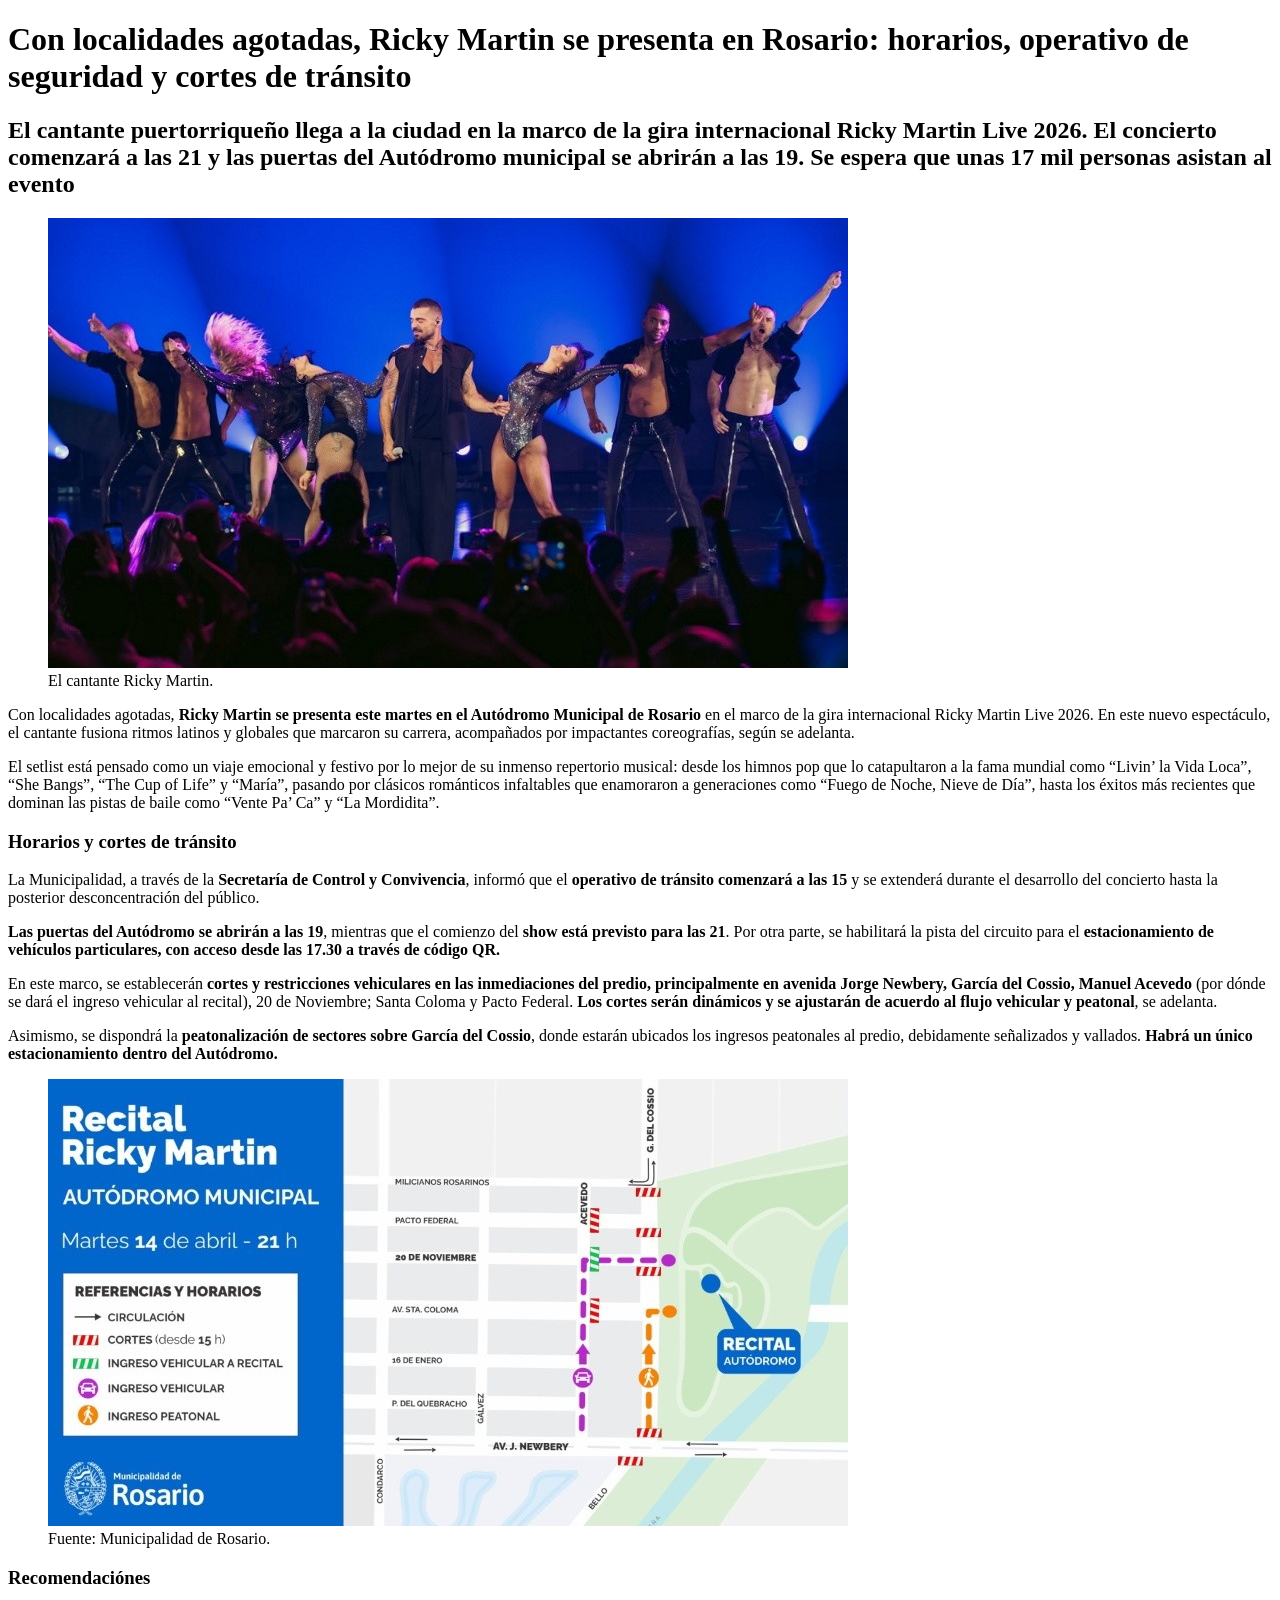
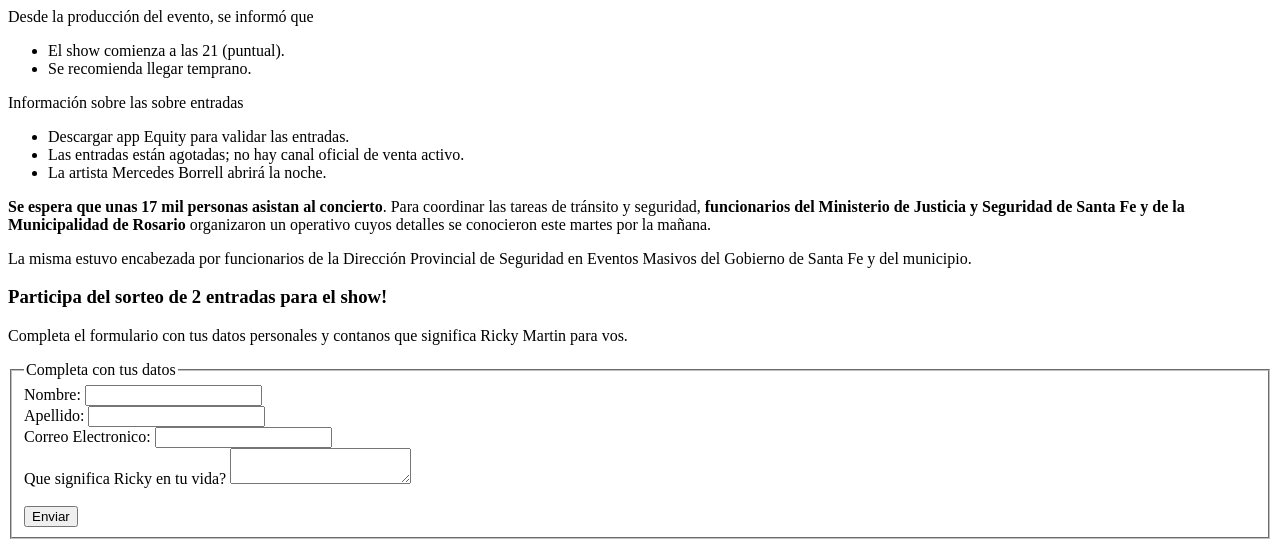
<file: index.html>
<!DOCTYPE html>
<html lang="en">
<head>
    <meta charset="UTF-8">
    <meta name="viewport" content="width=device-width, initial-scale=1.0">
    <title>DAW 2026</title>
</head>
<body>
    <h1>Con localidades agotadas, Ricky Martin se presenta en Rosario: horarios, operativo de seguridad y cortes de tránsito</h1>
    <h2>El cantante puertorriqueño llega a la ciudad en la marco de la gira internacional Ricky Martin Live 2026. El concierto comenzará a las 21 y las puertas del Autódromo municipal se abrirán a las 19. Se espera que unas 17 mil personas asistan al evento</h3>
    <figure>
        <img src="ricky_martin.jpg_1797588627 (1).jpg" alt="Ricky Martin en un concierto">
        <figcaption>El cantante Ricky Martin.</figcaption>
    </figure>
    <section>
        <p>Con localidades agotadas, <strong>Ricky Martin se presenta este martes en el Autódromo Municipal de Rosario</strong> en el marco de la gira internacional Ricky Martin Live 2026. En este nuevo espectáculo, el cantante fusiona ritmos latinos y globales que marcaron su carrera, acompañados por impactantes coreografías, según se adelanta.</p>
        <p>El setlist está pensado como un viaje emocional y festivo por lo mejor de su inmenso repertorio musical: desde los himnos pop que lo catapultaron a la fama mundial como “Livin’ la Vida Loca”, “She Bangs”, “The Cup of Life” y “María”, pasando por clásicos románticos infaltables que enamoraron a generaciones como “Fuego de Noche, Nieve de Día”, hasta los éxitos más recientes que dominan las pistas de baile como “Vente Pa’ Ca” y “La Mordidita”.</p>
    </section>
    <section>
        <h3>Horarios y cortes de tránsito</h3>
        <p>La Municipalidad, a través de la <strong>Secretaría de Control y Convivencia</strong>, informó que el <strong>operativo de tránsito comenzará a las 15</strong> y se extenderá durante el desarrollo del concierto hasta la posterior desconcentración del público.</p>
        <p><strong>Las puertas del Autódromo se abrirán a las 19</strong>, mientras que el comienzo del <strong>show está previsto para las 21</strong>. Por otra parte, se habilitará la pista del circuito para el <strong>estacionamiento de vehículos particulares, con acceso desde las 17.30 a través de código QR.</strong></p>
        <p>En este marco, se establecerán <strong>cortes y restricciones vehiculares en las inmediaciones del predio, principalmente en avenida Jorge Newbery, García del Cossio, Manuel Acevedo</strong> (por dónde se dará el ingreso vehicular al recital), 20 de Noviembre; Santa Coloma y Pacto Federal. <strong>Los cortes serán dinámicos y se ajustarán de acuerdo al flujo vehicular y peatonal</strong>, se adelanta.</p>
    </section>
    <p>Asimismo, se dispondrá la <strong>peatonalización de sectores sobre García del Cossio</strong>, donde estarán ubicados los ingresos peatonales al predio, debidamente señalizados y vallados. <strong>Habrá un único estacionamiento dentro del Autódromo.</strong></p>
    <figure>
        <img src="transito.jpg_697158932.jpg" alt="Mapa de cortes de tránsito en Rosario por el concierto de Ricky Martin">
        <figcaption>Fuente: Municipalidad de Rosario.</figcaption>
    </figure>
    <section>
        <h3>Recomendaciónes</h3>
        <p>Desde la producción del evento, se informó que</p>
        <ul>
            <li>El show comienza a las 21 (puntual).</li>
            <li>Se recomienda llegar temprano.</li>
        </ul>

        <p>Información sobre las sobre entradas</p>
        <ul>
            <li>Descargar app Equity para validar las entradas.</li>
            <li>Las entradas están agotadas; no hay canal oficial de venta activo.</li>
            <li>La artista Mercedes Borrell abrirá la noche.</li>
        </ul>
    </section>
    <section>
        <p><strong>Se espera que unas 17 mil personas asistan al concierto</strong>. Para coordinar las tareas de tránsito y seguridad, <strong>funcionarios del Ministerio de Justicia y Seguridad de Santa Fe y de la Municipalidad de Rosario </strong>organizaron un operativo cuyos detalles se conocieron este martes por la mañana.</p>
        <p>La misma estuvo encabezada por funcionarios de la Dirección Provincial de Seguridad en Eventos Masivos del Gobierno de Santa Fe y del municipio.</p>
    </section>
    <div>
        <h3>Participa del sorteo de 2 entradas para el show!</h3>
        <p>Completa el formulario con tus datos personales y contanos que significa Ricky Martin para vos.</p>
        <form>
            <fieldset>
                <legend>Completa con tus datos</legend>

                <label>Nombre:</label>
                <input type="text" id="nombre" name="nombre"/><br>

                <label>Apellido:</label>
                <input type="text" id="apellido" name="apellido"/><br>

                <label>Correo Electronico:</label>
                <input type="email" id="email" name="email"/><br>

                <label>Que significa Ricky en tu vida?</label>
                <textarea id="comentario" name="comentario"></textarea><br><br>
                
                <button type="submit">Enviar</button>
            </fieldset>
        </form>
    </div>
</body>
</html>
</file>
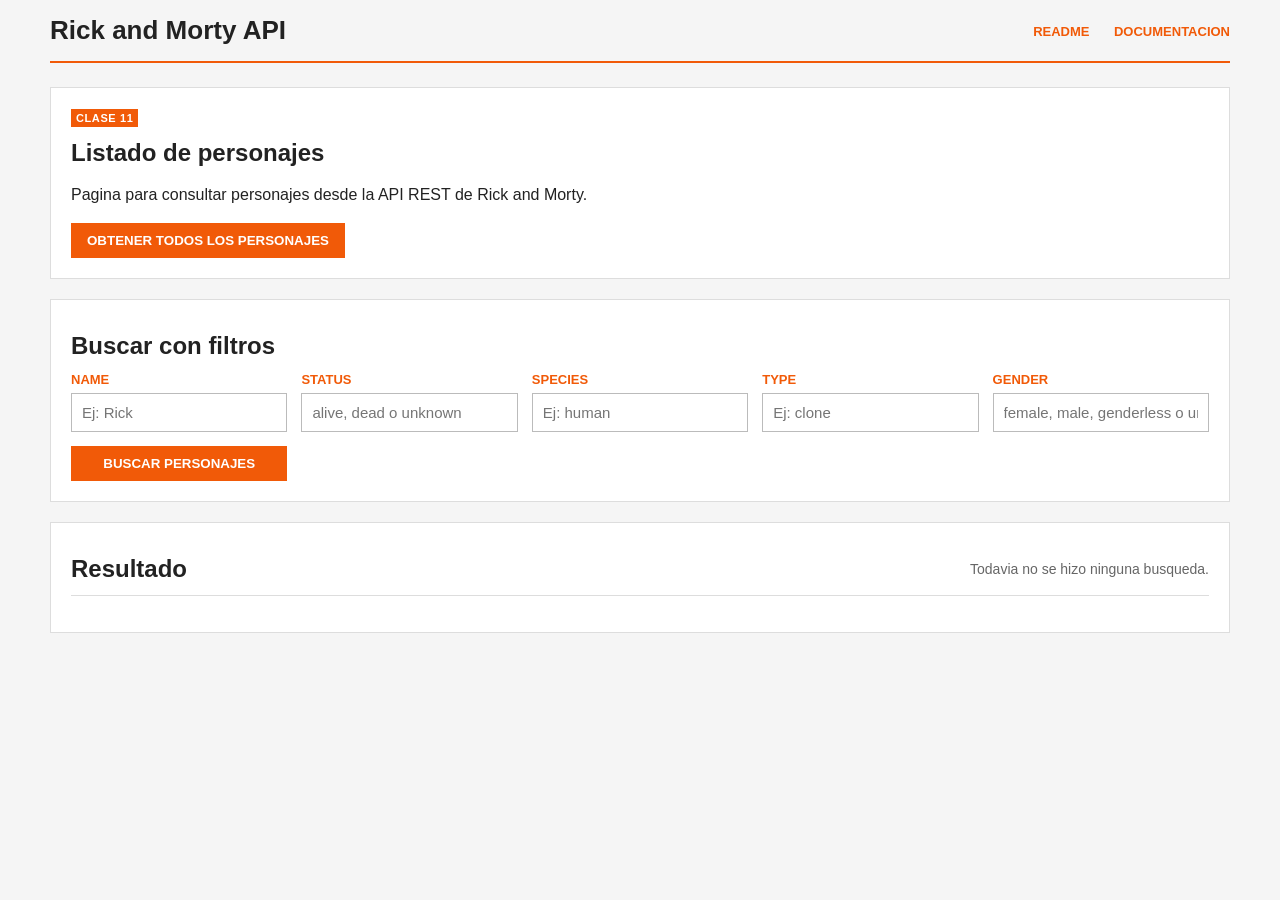
<file: clase11/index.html>
<!DOCTYPE html>
<html lang="es">
<head>
    <meta charset="UTF-8">
    <meta name="viewport" content="width=device-width, initial-scale=1.0">
    <title>Clase 11 - Rick and Morty API</title>
    <link rel="stylesheet" href="css/styles.css">
</head>
<body>
    <header>
        <div class="logo">
            <h1>Rick and Morty API</h1>
        </div>
        <nav>
            <a href="../README.md">README</a>
            <a href="https://rickandmortyapi.com/documentation/#filter-characters" target="_blank">Documentacion</a>
        </nav>
    </header>

    <main>
        <section class="presentacion">
            <span class="seccion">Clase 11</span>
            <h2>Listado de personajes</h2>
            <p>Pagina para consultar personajes desde la API REST de Rick and Morty.</p>
            <button id="btn-todos" type="button">Obtener todos los personajes</button>
        </section>

        <section class="filtros">
            <h2>Buscar con filtros</h2>
            <form id="form-filtros">
                <div class="campo">
                    <label for="name">Name</label>
                    <input type="text" id="name" name="name" placeholder="Ej: Rick">
                </div>

                <div class="campo">
                    <label for="status">Status</label>
                    <input type="text" id="status" name="status" placeholder="alive, dead o unknown">
                </div>

                <div class="campo">
                    <label for="species">Species</label>
                    <input type="text" id="species" name="species" placeholder="Ej: human">
                </div>

                <div class="campo">
                    <label for="type">Type</label>
                    <input type="text" id="type" name="type" placeholder="Ej: clone">
                </div>

                <div class="campo">
                    <label for="gender">Gender</label>
                    <input type="text" id="gender" name="gender" placeholder="female, male, genderless o unknown">
                </div>

                <button type="submit">Buscar personajes</button>
            </form>
        </section>

        <section class="resultado">
            <div class="resultado-titulo">
                <h2>Resultado</h2>
                <p id="cantidad">Todavia no se hizo ninguna busqueda.</p>
            </div>

            <div id="mensaje"></div>
            <div id="personajes" class="personajes"></div>
        </section>
    </main>

    <script src="js/script.js"></script>
</body>
</html>
</file>
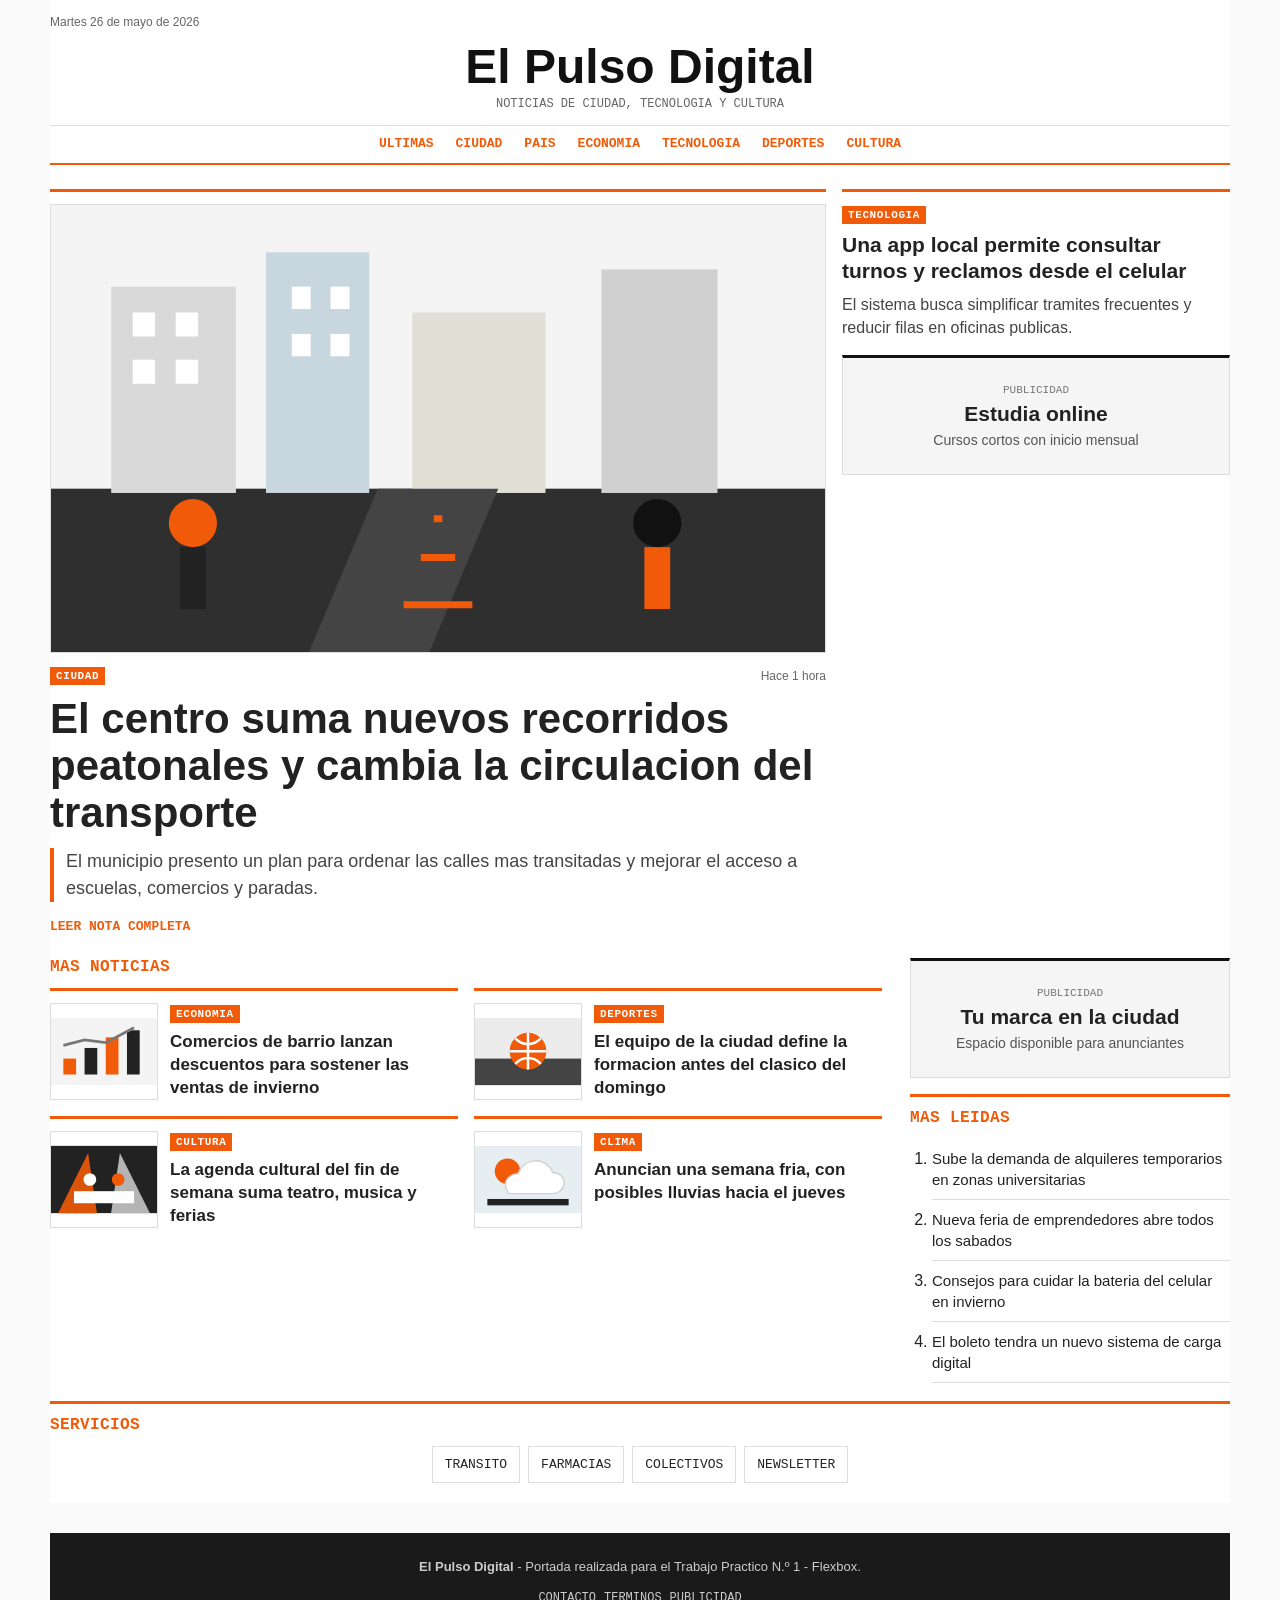
<file: tp1-flexbox/index.html>
<!DOCTYPE html>
<html lang="es">
<head>
    <meta charset="UTF-8">
    <meta name="viewport" content="width=device-width, initial-scale=1.0">
    <title>El Pulso Digital | Portada</title>
    <link rel="stylesheet" href="css/reset.css">
    <link rel="stylesheet" href="css/styles.css">
</head>
<body>

    <header class="site-header">
        <div class="header-superior">
            <p class="fecha">Martes 26 de mayo de 2026</p>
            <button class="nav-toggle" aria-label="Abrir menu">&#9776;</button>
        </div>

        <div class="marca">
            <a href="#">El Pulso Digital</a>
            <p>Noticias de ciudad, tecnologia y cultura</p>
        </div>

        <nav class="menu-principal">
            <a href="#">Ultimas</a>
            <a href="#">Ciudad</a>
            <a href="#">Pais</a>
            <a href="#">Economia</a>
            <a href="#">Tecnologia</a>
            <a href="#">Deportes</a>
            <a href="#">Cultura</a>
        </nav>
    </header>

    <main class="contenedor">
        <section class="bloque-titulos" aria-label="Titulares principales">
            <article class="noticia-principal">
                <img src="img/ciudad.svg" alt="Personas caminando por una avenida de la ciudad">
                <div class="info-meta">
                    <span class="seccion">Ciudad</span>
                    <time>Hace 1 hora</time>
                </div>
                <h1>El centro suma nuevos recorridos peatonales y cambia la circulacion del transporte</h1>
                <p class="bajada">El municipio presento un plan para ordenar las calles mas transitadas y mejorar el acceso a escuelas, comercios y paradas.</p>
                <a class="leer-mas" href="#">Leer nota completa</a>
            </article>

            <aside class="columna-secundaria">
                <article class="noticia-secundaria destacada">
                    <span class="seccion">Tecnologia</span>
                    <h2><a href="#">Una app local permite consultar turnos y reclamos desde el celular</a></h2>
                    <p>El sistema busca simplificar tramites frecuentes y reducir filas en oficinas publicas.</p>
                </article>

                <article class="publicidad publicidad-chica">
                    <p>PUBLICIDAD</p>
                    <strong>Estudia online</strong>
                    <span>Cursos cortos con inicio mensual</span>
                </article>
            </aside>
        </section>

        <section class="layout-noticias">
            <section class="noticias-secundarias" aria-label="Mas noticias">
                <h2 class="subtitulo-seccion">Mas noticias</h2>

                <div class="lista-noticias">
                    <article class="tarjeta-noticia">
                        <img src="img/economia.svg" alt="Grafico economico con barras">
                        <div>
                            <span class="seccion">Economia</span>
                            <h3><a href="#">Comercios de barrio lanzan descuentos para sostener las ventas de invierno</a></h3>
                        </div>
                    </article>

                    <article class="tarjeta-noticia">
                        <img src="img/deportes.svg" alt="Pelota en una cancha">
                        <div>
                            <span class="seccion">Deportes</span>
                            <h3><a href="#">El equipo de la ciudad define la formacion antes del clasico del domingo</a></h3>
                        </div>
                    </article>

                    <article class="tarjeta-noticia">
                        <img src="img/cultura.svg" alt="Escenario cultural con luces">
                        <div>
                            <span class="seccion">Cultura</span>
                            <h3><a href="#">La agenda cultural del fin de semana suma teatro, musica y ferias</a></h3>
                        </div>
                    </article>

                    <article class="tarjeta-noticia">
                        <img src="img/clima.svg" alt="Nube y sol sobre edificios">
                        <div>
                            <span class="seccion">Clima</span>
                            <h3><a href="#">Anuncian una semana fria, con posibles lluvias hacia el jueves</a></h3>
                        </div>
                    </article>
                </div>
            </section>

            <aside class="sidebar">
                <article class="publicidad">
                    <p>PUBLICIDAD</p>
                    <strong>Tu marca en la ciudad</strong>
                    <span>Espacio disponible para anunciantes</span>
                </article>

                <section class="ranking">
                    <h2 class="subtitulo-seccion">Mas leidas</h2>
                    <ol>
                        <li><a href="#">Sube la demanda de alquileres temporarios en zonas universitarias</a></li>
                        <li><a href="#">Nueva feria de emprendedores abre todos los sabados</a></li>
                        <li><a href="#">Consejos para cuidar la bateria del celular en invierno</a></li>
                        <li><a href="#">El boleto tendra un nuevo sistema de carga digital</a></li>
                    </ol>
                </section>
            </aside>
        </section>

        <section class="enlaces">
            <h2 class="subtitulo-seccion">Servicios</h2>
            <div class="links-servicios">
                <a href="#">Transito</a>
                <a href="#">Farmacias</a>
                <a href="#">Colectivos</a>
                <a href="#">Newsletter</a>
            </div>
        </section>
    </main>

    <footer class="site-footer">
        <p><strong>El Pulso Digital</strong> - Portada realizada para el Trabajo Practico N.&ordm; 1 - Flexbox.</p>
        <nav class="footer-nav">
            <a href="#">Contacto</a>
            <a href="#">Terminos</a>
            <a href="#">Publicidad</a>
        </nav>
    </footer>

</body>
</html>
</file>
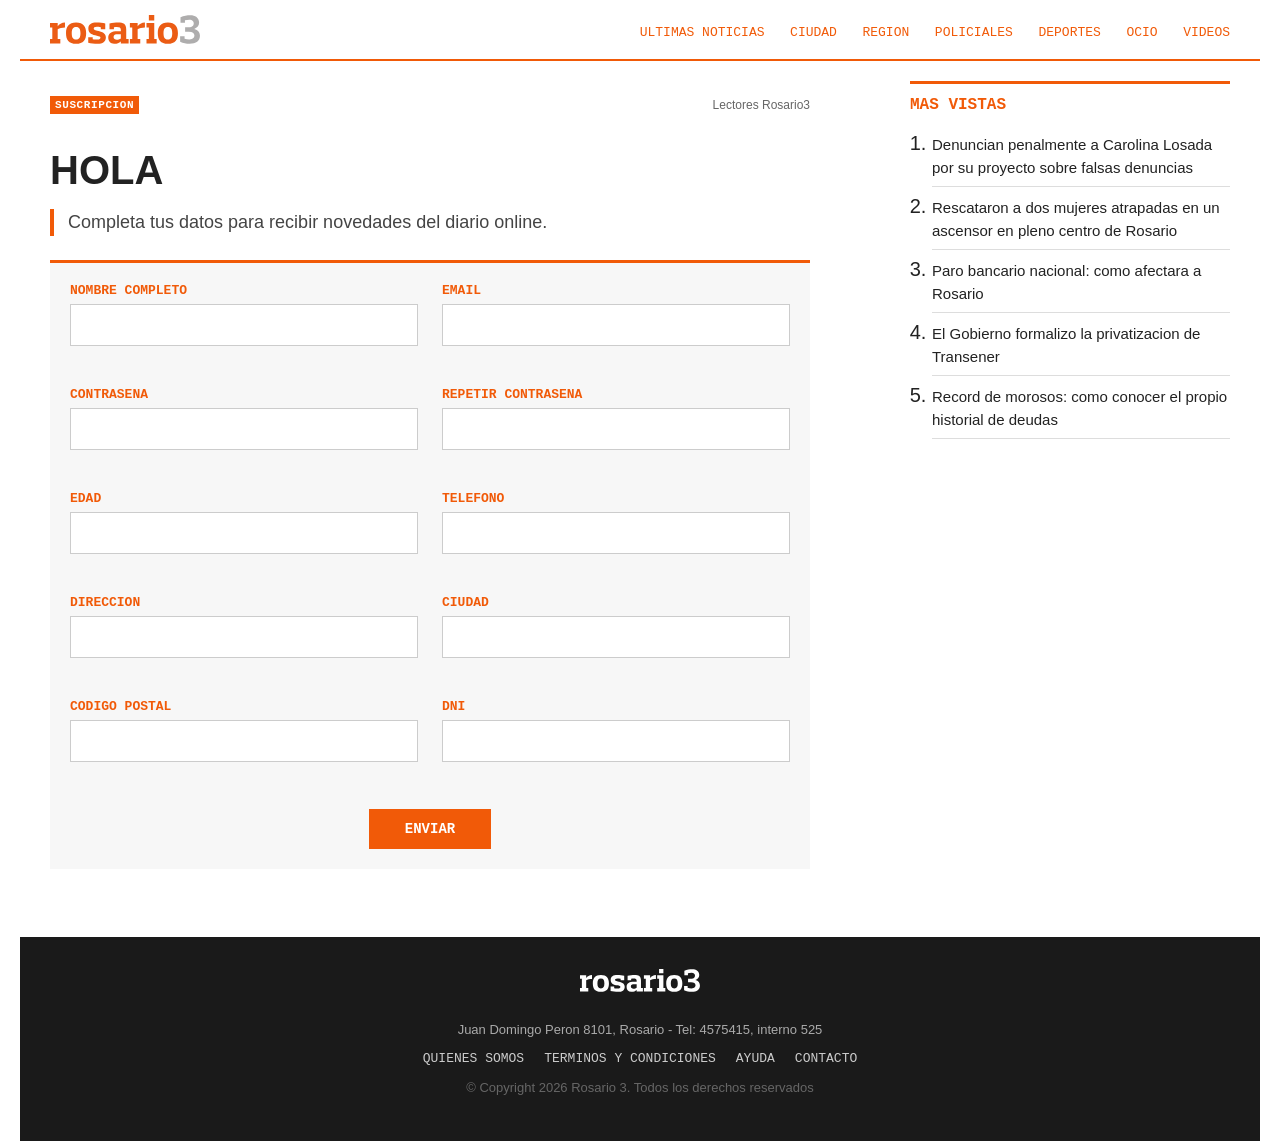
<file: subscription.html>
<!DOCTYPE html>
<html lang="es">
<head>
    <meta charset="UTF-8">
    <meta name="viewport" content="width=device-width, initial-scale=1.0">
    <title>Suscripcion | Rosario3</title>
    <link rel="stylesheet" href="css/subscription.css">
    <script src="js/subscription.js" defer></script>
</head>
<body>

    <header>
        <div class="logo">
            <img src="img/r3-logo.svg" alt="Rosario3" width="150" height="30">
        </div>
        <nav>
            <a href="ejercicios/index_ej5.html" title="Ultimas noticias">Ultimas noticias</a>
            <a href="#" title="Ciudad">Ciudad</a>
            <a href="#" title="Region">Region</a>
            <a href="#" title="Policiales">Policiales</a>
            <a href="#" title="Deportes">Deportes</a>
            <a href="#" title="Ocio">Ocio</a>
            <a href="#" title="Videos">Videos</a>
        </nav>
        <button class="nav-toggle" aria-label="Abrir menu">Menu</button>
    </header>

    <main class="subscription-layout">
        <section class="subscription-content">
            <div class="info-meta">
                <span class="seccion">Suscripcion</span>
                <time>Lectores Rosario3</time>
            </div>

            <h1 id="titulo-formulario" class="titulo">HOLA</h1>
            <p class="bajada">Completa tus datos para recibir novedades del diario online.</p>

            <form id="form-suscripcion" novalidate>
                <div class="form-group">
                    <label for="nombre">Nombre completo</label>
                    <input type="text" id="nombre" name="nombre">
                    <p class="error" id="error-nombre"></p>
                </div>

                <div class="form-group">
                    <label for="email">Email</label>
                    <input type="email" id="email" name="email">
                    <p class="error" id="error-email"></p>
                </div>

                <div class="form-group">
                    <label for="password">Contrasena</label>
                    <input type="password" id="password" name="password">
                    <p class="error" id="error-password"></p>
                </div>

                <div class="form-group">
                    <label for="repetirPassword">Repetir contrasena</label>
                    <input type="password" id="repetirPassword" name="repetirPassword">
                    <p class="error" id="error-repetirPassword"></p>
                </div>

                <div class="form-group">
                    <label for="edad">Edad</label>
                    <input type="number" id="edad" name="edad">
                    <p class="error" id="error-edad"></p>
                </div>

                <div class="form-group">
                    <label for="telefono">Telefono</label>
                    <input type="text" id="telefono" name="telefono">
                    <p class="error" id="error-telefono"></p>
                </div>

                <div class="form-group">
                    <label for="direccion">Direccion</label>
                    <input type="text" id="direccion" name="direccion">
                    <p class="error" id="error-direccion"></p>
                </div>

                <div class="form-group">
                    <label for="ciudad">Ciudad</label>
                    <input type="text" id="ciudad" name="ciudad">
                    <p class="error" id="error-ciudad"></p>
                </div>

                <div class="form-group">
                    <label for="codigoPostal">Codigo postal</label>
                    <input type="text" id="codigoPostal" name="codigoPostal">
                    <p class="error" id="error-codigoPostal"></p>
                </div>

                <div class="form-group">
                    <label for="dni">DNI</label>
                    <input type="text" id="dni" name="dni">
                    <p class="error" id="error-dni"></p>
                </div>

                <div class="submit-container">
                    <button type="submit">Enviar</button>
                </div>
            </form>
        </section>

        <aside class="sidebar">
            <h3>Mas vistas</h3>
            <ol class="ranking">
                <li><a href="#">Denuncian penalmente a Carolina Losada por su proyecto sobre falsas denuncias</a></li>
                <li><a href="#">Rescataron a dos mujeres atrapadas en un ascensor en pleno centro de Rosario</a></li>
                <li><a href="#">Paro bancario nacional: como afectara a Rosario</a></li>
                <li><a href="#">El Gobierno formalizo la privatizacion de Transener</a></li>
                <li><a href="#">Record de morosos: como conocer el propio historial de deudas</a></li>
            </ol>
        </aside>
    </main>

    <footer class="site-footer">
        <div class="footer-inner">
            <img src="img/r3-logo.svg" alt="Rosario3" class="footer-logo">
            <p>Juan Domingo Peron 8101, Rosario - Tel: 4575415, interno 525</p>
            <nav class="footer-nav">
                <a href="#">Quienes somos</a>
                <a href="#">Terminos y Condiciones</a>
                <a href="#">Ayuda</a>
                <a href="#">Contacto</a>
            </nav>
            <p class="footer-copy">&copy; Copyright 2026 Rosario 3. Todos los derechos reservados</p>
        </div>
    </footer>

</body>
</html>
</file>
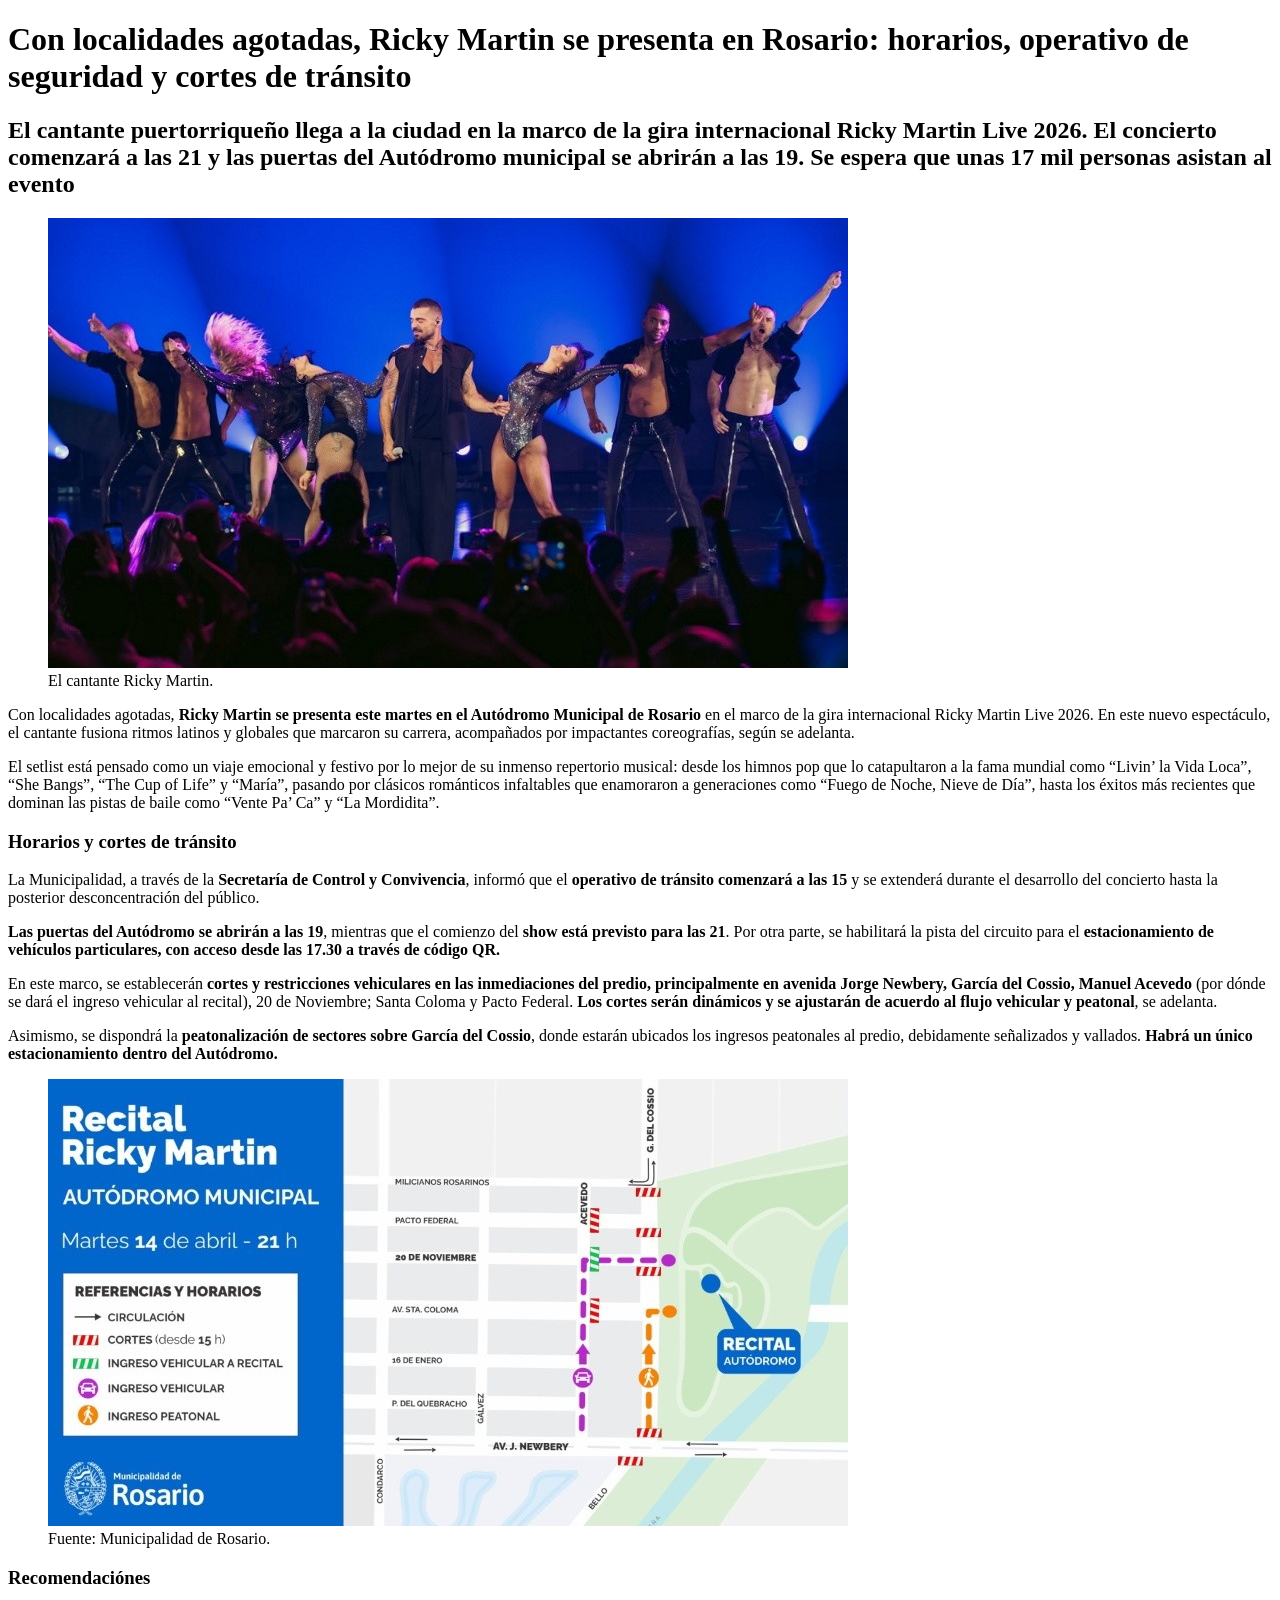
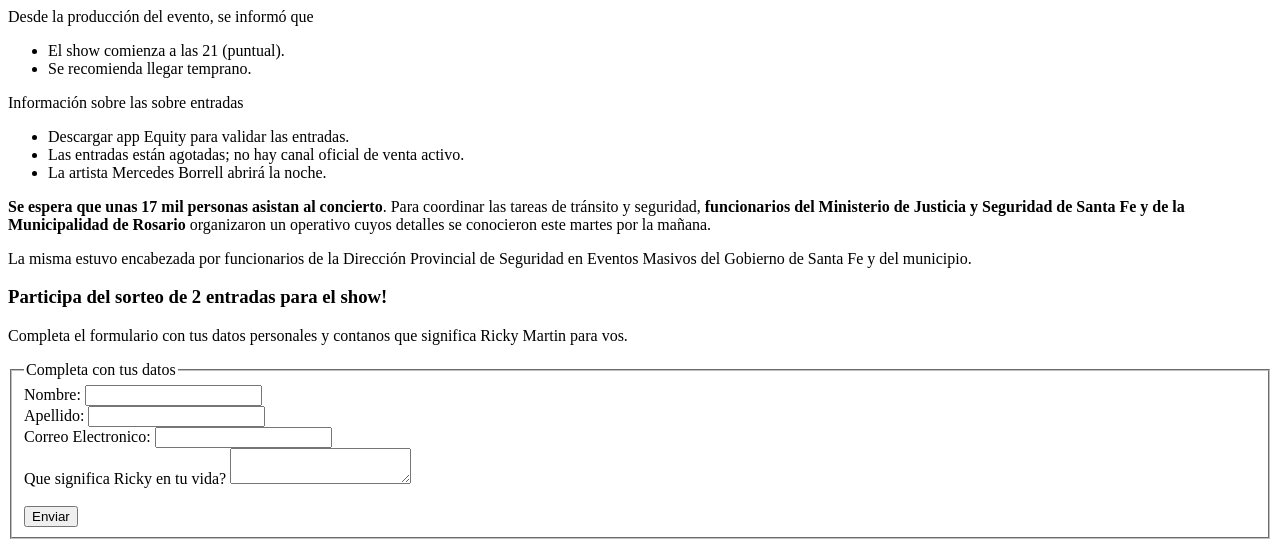
<file: ejercicios/index_ej2-3.html>
<!DOCTYPE html>
<html lang="en">
<head>
    <meta charset="UTF-8">
    <meta name="viewport" content="width=device-width, initial-scale=1.0">
    <title>DAW 2026</title>
</head>
<body>
    <h1>Con localidades agotadas, Ricky Martin se presenta en Rosario: horarios, operativo de seguridad y cortes de tránsito</h1>
    <h2>El cantante puertorriqueño llega a la ciudad en la marco de la gira internacional Ricky Martin Live 2026. El concierto comenzará a las 21 y las puertas del Autódromo municipal se abrirán a las 19. Se espera que unas 17 mil personas asistan al evento</h3>
    <figure>
        <img src="../img/ricky_martin.jpg_1797588627 (1).jpg" alt="Ricky Martin en un concierto">
        <figcaption>El cantante Ricky Martin.</figcaption>
    </figure>
    <section>
        <p>Con localidades agotadas, <strong>Ricky Martin se presenta este martes en el Autódromo Municipal de Rosario</strong> en el marco de la gira internacional Ricky Martin Live 2026. En este nuevo espectáculo, el cantante fusiona ritmos latinos y globales que marcaron su carrera, acompañados por impactantes coreografías, según se adelanta.</p>
        <p>El setlist está pensado como un viaje emocional y festivo por lo mejor de su inmenso repertorio musical: desde los himnos pop que lo catapultaron a la fama mundial como “Livin’ la Vida Loca”, “She Bangs”, “The Cup of Life” y “María”, pasando por clásicos románticos infaltables que enamoraron a generaciones como “Fuego de Noche, Nieve de Día”, hasta los éxitos más recientes que dominan las pistas de baile como “Vente Pa’ Ca” y “La Mordidita”.</p>
    </section>
    <section>
        <h3>Horarios y cortes de tránsito</h3>
        <p>La Municipalidad, a través de la <strong>Secretaría de Control y Convivencia</strong>, informó que el <strong>operativo de tránsito comenzará a las 15</strong> y se extenderá durante el desarrollo del concierto hasta la posterior desconcentración del público.</p>
        <p><strong>Las puertas del Autódromo se abrirán a las 19</strong>, mientras que el comienzo del <strong>show está previsto para las 21</strong>. Por otra parte, se habilitará la pista del circuito para el <strong>estacionamiento de vehículos particulares, con acceso desde las 17.30 a través de código QR.</strong></p>
        <p>En este marco, se establecerán <strong>cortes y restricciones vehiculares en las inmediaciones del predio, principalmente en avenida Jorge Newbery, García del Cossio, Manuel Acevedo</strong> (por dónde se dará el ingreso vehicular al recital), 20 de Noviembre; Santa Coloma y Pacto Federal. <strong>Los cortes serán dinámicos y se ajustarán de acuerdo al flujo vehicular y peatonal</strong>, se adelanta.</p>
    </section>
    <p>Asimismo, se dispondrá la <strong>peatonalización de sectores sobre García del Cossio</strong>, donde estarán ubicados los ingresos peatonales al predio, debidamente señalizados y vallados. <strong>Habrá un único estacionamiento dentro del Autódromo.</strong></p>
    <figure>
        <img src="../img/transito.jpg_697158932.jpg" alt="Mapa de cortes de tránsito en Rosario por el concierto de Ricky Martin">
        <figcaption>Fuente: Municipalidad de Rosario.</figcaption>
    </figure>
    <section>
        <h3>Recomendaciónes</h3>
        <p>Desde la producción del evento, se informó que</p>
        <ul>
            <li>El show comienza a las 21 (puntual).</li>
            <li>Se recomienda llegar temprano.</li>
        </ul>

        <p>Información sobre las sobre entradas</p>
        <ul>
            <li>Descargar app Equity para validar las entradas.</li>
            <li>Las entradas están agotadas; no hay canal oficial de venta activo.</li>
            <li>La artista Mercedes Borrell abrirá la noche.</li>
        </ul>
    </section>
    <section>
        <p><strong>Se espera que unas 17 mil personas asistan al concierto</strong>. Para coordinar las tareas de tránsito y seguridad, <strong>funcionarios del Ministerio de Justicia y Seguridad de Santa Fe y de la Municipalidad de Rosario </strong>organizaron un operativo cuyos detalles se conocieron este martes por la mañana.</p>
        <p>La misma estuvo encabezada por funcionarios de la Dirección Provincial de Seguridad en Eventos Masivos del Gobierno de Santa Fe y del municipio.</p>
    </section>
    <div>
        <h3>Participa del sorteo de 2 entradas para el show!</h3>
        <p>Completa el formulario con tus datos personales y contanos que significa Ricky Martin para vos.</p>
        <form>
            <fieldset>
                <legend>Completa con tus datos</legend>

                <label>Nombre:</label>
                <input type="text" id="nombre" name="nombre"/><br>

                <label>Apellido:</label>
                <input type="text" id="apellido" name="apellido"/><br>

                <label>Correo Electronico:</label>
                <input type="email" id="email" name="email"/><br>

                <label>Que significa Ricky en tu vida?</label>
                <textarea id="comentario" name="comentario"></textarea><br><br>
                
                <button type="submit">Enviar</button>
            </fieldset>
        </form>
    </div>
</body>
</html>
</file>
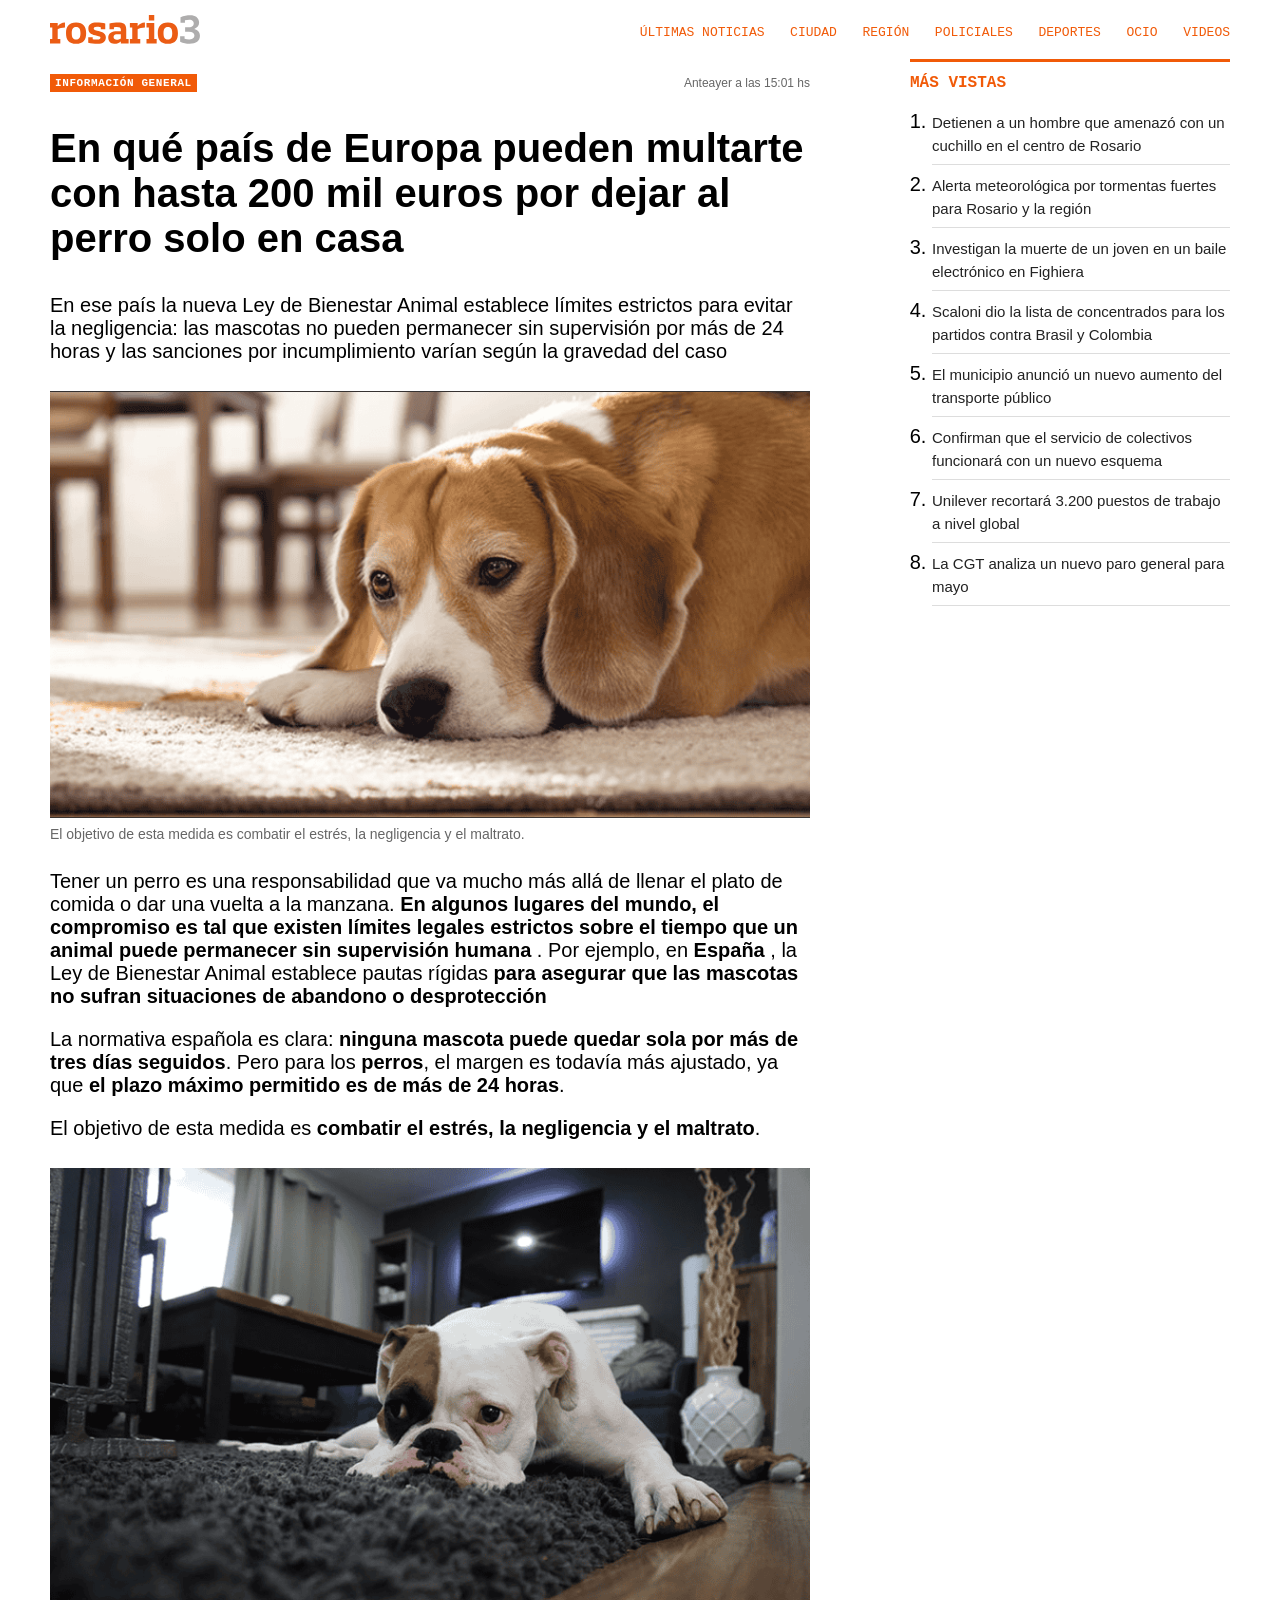
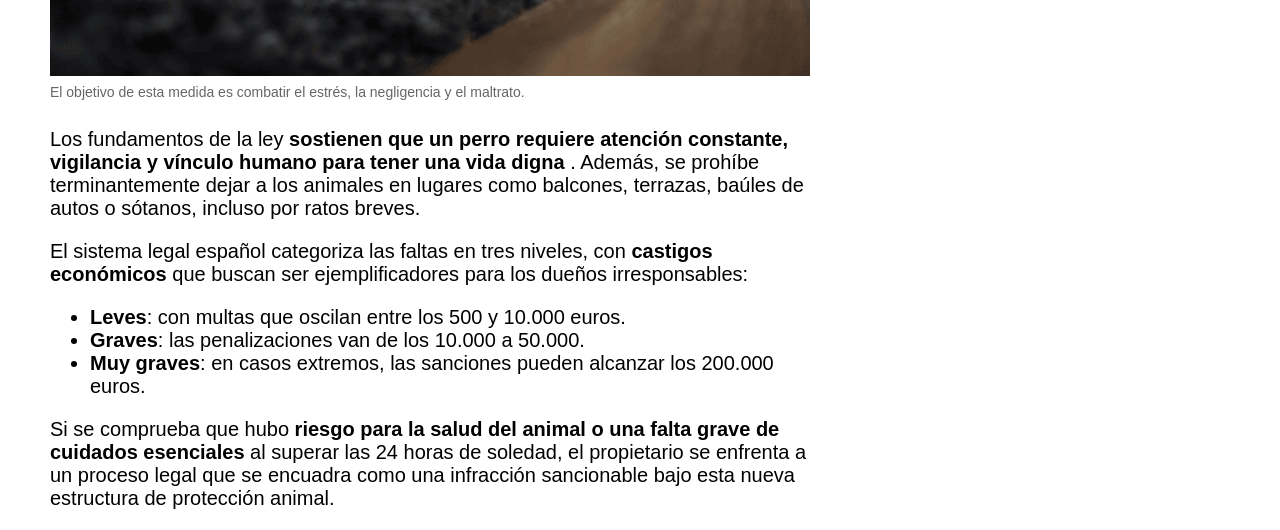
<file: ejercicios/index_ej4.html>
<!DOCTYPE html>
<html lang="es">
<head>
    <meta charset="UTF-8">
    <meta name="viewport" content="width=device-width, initial-scale=1.0">
    <title>DAW 2026</title>
    <link rel="stylesheet" href="../css/styles.css">
</head>
<body>
<header>
    <div class="logo">
      <img src="../img/r3-logo.svg" alt="Rosario3" width="150" height="30">
    </div>
    <nav>
        <a href="#" title="Últimas noticias">Últimas noticias</a>
        <a href="#" title="Ciudad">Ciudad</a>
        <a href="#" title="Región">Región</a>
        <a href="#" title="Policiales">Policiales</a>
        <a href="#" title="Deportes">Deportes</a>
        <a href="#" title="Ocio">Ocio</a>
        <a href="#" title="Videos">Videos</a>
    </nav>
  </header>
  <main class="page-layout">
    <article class="article-content">
    <div class="info-meta">
        <span class="seccion">Información General</span>
        <time>Anteayer a las 15:01 hs</time>
    </div>
    <h1 class="titulo">En qué país de Europa pueden multarte con hasta 200 mil euros por dejar al perro solo en casa</h1>

    <p class="bajada">En ese país la nueva Ley de Bienestar Animal establece límites estrictos para evitar la negligencia: las mascotas no pueden permanecer sin supervisión por más de 24 horas y las sanciones por incumplimiento varían según la gravedad del caso</p>

    <figure>
        <img src="../img/perro_1.png_957223930 (1).png" alt="El objetivo de esta medida es combatir el estrés, la negligencia y el maltrato.">
        <figcaption>El objetivo de esta medida es combatir el estrés, la negligencia y el maltrato.</figcaption>
    </figure>

    <section>
        <p>Tener un perro es una responsabilidad que va mucho más allá de llenar el plato de comida o dar una vuelta a la manzana.
            <strong>En algunos lugares del mundo, el compromiso es tal que existen límites legales estrictos sobre el tiempo que un animal puede permanecer sin supervisión humana</strong>
            . Por ejemplo, en
            <strong> España</strong>
            , la Ley de Bienestar Animal establece pautas rígidas 
            <strong>para asegurar que las mascotas no sufran situaciones de abandono o desprotección</strong>
        </p>
        <p>La normativa española es clara: <strong>ninguna mascota puede quedar sola por más de tres días seguidos</strong>. Pero para los               <strong>perros</strong>, el margen es todavía más ajustado, ya que <strong>el plazo máximo permitido es de más de 24 horas</strong>.
        </p>
        <p>El objetivo de esta medida es<strong> combatir el estrés, la negligencia y el maltrato</strong>.
        </p>
    </section>

    <figure>
        <img src="../img/image_2.png_158945035.png" alt="El objetivo de esta medida es combatir el estrés, la negligencia y el maltrato.">
        <figcaption>El objetivo de esta medida es combatir el estrés, la negligencia y el maltrato.</figcaption>
    </figure>
    <div class="contenido-principal">
        <section>
        <p>Los fundamentos de la ley <strong>sostienen que un perro requiere atención constante, vigilancia y vínculo humano para tener una vida digna
            </strong>. Además, se prohíbe terminantemente dejar a los animales en lugares como balcones, terrazas, baúles de autos o sótanos, incluso por ratos breves.
        </p>
        <p>El sistema legal español categoriza las faltas en tres niveles, con <strong>castigos económicos</strong> que buscan ser ejemplificadores para los dueños irresponsables:
        </p>
        <ul> 
            <li><strong>Leves</strong>: con multas que oscilan entre los 500 y 10.000 euros.</li> 
            <li><strong>Graves</strong>: las penalizaciones van de los 10.000 a 50.000.</li> 
            <li><strong>Muy graves</strong>: en casos extremos, las sanciones pueden alcanzar los 200.000 euros.</li> 
        </ul>
        <p>Si se comprueba que hubo<strong> riesgo para la salud del animal o una falta grave de cuidados esenciales </strong>al superar las 24 horas de soledad, el propietario se enfrenta a un proceso legal que se encuadra como una infracción sancionable bajo esta nueva estructura de protección animal.</p>
    </section>
    </div>
    </article>

    <aside class="sidebar">
        <h3>Más vistas</h3>
        <ol class="ranking">
            <li><a href="#">Detienen a un hombre que amenazó con un cuchillo en el centro de Rosario</a></li>
            <li><a href="#">Alerta meteorológica por tormentas fuertes para Rosario y la región</a></li>
            <li><a href="#">Investigan la muerte de un joven en un baile electrónico en Fighiera</a></li>
            <li><a href="#">Scaloni dio la lista de concentrados para los partidos contra Brasil y Colombia</a></li>
            <li><a href="#">El municipio anunció un nuevo aumento del transporte público</a></li>
            <li><a href="#">Confirman que el servicio de colectivos funcionará con un nuevo esquema</a></li>
            <li><a href="#">Unilever recortará 3.200 puestos de trabajo a nivel global</a></li>
            <li><a href="#">La CGT analiza un nuevo paro general para mayo</a></li>
        </ol>
    </aside>
  </main>
</body>
</html>
</file>
<file: clase11/css/styles.css>
*, *::before, *::after {
    box-sizing: border-box;
}

body {
    margin: 0;
    font-family: Arial, Helvetica, sans-serif;
    background-color: #f5f5f5;
    color: #222;
    padding-left: 20px;
    padding-right: 20px;
}

header {
    max-width: 1180px;
    margin: 0 auto;
    padding: 15px 0;
    display: flex;
    justify-content: space-between;
    align-items: center;
    border-bottom: 2px solid #f15a08;
}

.logo h1 {
    margin: 0;
    font-size: 26px;
}

nav a {
    text-transform: uppercase;
    font-size: 13px;
    color: #f15a08;
    text-decoration: none;
    margin-left: 20px;
    font-weight: bold;
}

nav a:hover {
    text-decoration: underline;
}

main {
    max-width: 1180px;
    margin: 0 auto;
    padding: 24px 0 40px;
}

.presentacion,
.filtros,
.resultado {
    background-color: #fff;
    border: 1px solid #ddd;
    padding: 20px;
    margin-bottom: 20px;
}

.seccion {
    height: 18px;
    font-size: 11px;
    line-height: 18px;
    text-align: center;
    text-transform: uppercase;
    letter-spacing: .6px;
    color: #fff;
    background: #f15a08;
    padding: 0 5px;
    display: inline-block;
    font-weight: bold;
}

h2 {
    margin: 12px 0;
    font-size: 24px;
}

p {
    line-height: 1.5;
}

button {
    background-color: #f15a08;
    color: #fff;
    border: none;
    padding: 10px 16px;
    cursor: pointer;
    font-weight: bold;
    text-transform: uppercase;
}

button:hover {
    background-color: #c74705;
}

button:disabled {
    background-color: #999;
    cursor: wait;
}

form {
    display: grid;
    grid-template-columns: repeat(5, 1fr);
    gap: 14px;
    align-items: end;
}

.campo {
    display: flex;
    flex-direction: column;
}

label {
    font-size: 13px;
    font-weight: bold;
    text-transform: uppercase;
    margin-bottom: 6px;
    color: #f15a08;
}

input {
    width: 100%;
    border: 1px solid #bbb;
    padding: 10px;
    font-size: 15px;
}

.resultado-titulo {
    display: flex;
    justify-content: space-between;
    align-items: center;
    gap: 20px;
    border-bottom: 1px solid #ddd;
    margin-bottom: 16px;
}

.resultado-titulo p {
    color: #666;
    font-size: 14px;
}

#mensaje {
    margin-bottom: 16px;
    font-weight: bold;
}

.error {
    color: #b00020;
}

.cargando {
    color: #f15a08;
}

.personajes {
    display: grid;
    grid-template-columns: repeat(4, 1fr);
    gap: 16px;
}

.personaje {
    border: 1px solid #ddd;
    background-color: #fff;
}

.personaje img {
    width: 100%;
    display: block;
}

.personaje-info {
    padding: 12px;
}

.personaje-info h3 {
    margin: 0 0 8px;
    font-size: 18px;
}

.personaje-info p {
    margin: 5px 0;
    font-size: 14px;
}

@media (max-width: 1024px) {
    form,
    .personajes {
        grid-template-columns: repeat(2, 1fr);
    }
}

@media (max-width: 767px) {
    body {
        padding-left: 12px;
        padding-right: 12px;
    }

    header,
    .resultado-titulo {
        flex-direction: column;
        align-items: flex-start;
    }

    nav a {
        margin-left: 0;
        margin-right: 14px;
    }

    form,
    .personajes {
        grid-template-columns: 1fr;
    }
}
</file>
<file: tp1-flexbox/css/styles.css>
body {
    margin: 0;
    font-family: 'Roboto', Arial, sans-serif;
    color: #222;
    background-color: #fafafa;
    padding-left: 12px;
    padding-right: 12px;
    font-size: 16px;
}

.site-header {
    max-width: 1180px;
    margin: 0 auto;
    padding: 12px 0 0;
    border-bottom: 2px solid #f15a08;
    background-color: #fff;
}

.header-superior {
    display: flex;
    justify-content: space-between;
    align-items: center;
    gap: 10px;
}

.fecha {
    font-size: 12px;
    color: #666;
}

.nav-toggle {
    display: block;
    background: none;
    border: none;
    color: #f15a08;
    font-size: 28px;
    line-height: 1;
    padding: 4px 8px;
    cursor: pointer;
}

.marca {
    padding: 14px 0;
    text-align: center;
}

.marca a {
    color: #111;
    font-size: 34px;
    line-height: 1;
    font-weight: 700;
    text-decoration: none;
}

.marca p {
    margin-top: 6px;
    font-family: 'Space Mono', monospace;
    font-size: 12px;
    text-transform: uppercase;
    color: #666;
}

.menu-principal {
    display: none;
}

.contenedor {
    max-width: 1180px;
    margin: 0 auto;
    background-color: #fff;
    padding: 18px 0 0;
}

.bloque-titulos,
.layout-noticias,
.lista-noticias,
.columna-secundaria,
.sidebar,
.links-servicios,
.footer-nav {
    display: flex;
    flex-direction: column;
    gap: 16px;
}

.noticia-principal,
.noticia-secundaria,
.tarjeta-noticia,
.publicidad,
.ranking,
.enlaces {
    border-top: 3px solid #f15a08;
    padding-top: 12px;
}

.noticia-principal img {
    width: 100%;
    height: auto;
    margin-bottom: 14px;
    border: 1px solid #ddd;
}

.info-meta {
    display: flex;
    justify-content: space-between;
    align-items: center;
    gap: 10px;
    margin-bottom: 10px;
}

.seccion {
    height: 18px;
    font-size: 11px;
    line-height: 18px;
    text-align: center;
    text-transform: uppercase;
    letter-spacing: .6px;
    font-family: 'Space Mono', monospace;
    color: #fff;
    background: #f15a08;
    padding: 0 6px;
    display: inline-block;
    font-weight: 700;
}

.info-meta time {
    font-size: 12px;
    color: #666;
}

h1 {
    font-size: 30px;
    line-height: 1.12;
    margin-bottom: 12px;
}

.bajada {
    font-size: 16px;
    line-height: 1.5;
    color: #444;
    border-left: 4px solid #f15a08;
    padding-left: 12px;
    margin-bottom: 14px;
}

.leer-mas {
    display: inline-block;
    color: #f15a08;
    font-family: 'Space Mono', monospace;
    font-size: 13px;
    font-weight: 700;
    text-transform: uppercase;
    text-decoration: none;
}

.leer-mas:hover,
.menu-principal a:hover,
.footer-nav a:hover,
.tarjeta-noticia a:hover,
.noticia-secundaria a:hover,
.ranking a:hover,
.links-servicios a:hover {
    text-decoration: underline;
}

.noticia-secundaria h2 {
    margin: 8px 0;
    font-size: 21px;
    line-height: 1.25;
}

.noticia-secundaria a,
.tarjeta-noticia a,
.ranking a {
    text-decoration: none;
}

.noticia-secundaria p {
    color: #444;
    line-height: 1.45;
}

.publicidad {
    min-height: 120px;
    padding: 16px;
    border: 1px solid #ddd;
    border-top: 3px solid #111;
    background-color: #f5f5f5;
    display: flex;
    flex-direction: column;
    justify-content: center;
    gap: 6px;
    text-align: center;
}

.publicidad p {
    font-family: 'Space Mono', monospace;
    font-size: 11px;
    color: #777;
}

.publicidad strong {
    font-size: 21px;
}

.publicidad span {
    color: #555;
    font-size: 14px;
}

.subtitulo-seccion {
    font-family: 'Space Mono', monospace;
    font-size: 16px;
    text-transform: uppercase;
    letter-spacing: .4px;
    color: #f15a08;
    margin-bottom: 12px;
}

.tarjeta-noticia {
    display: flex;
    gap: 12px;
}

.tarjeta-noticia img {
    width: 108px;
    min-width: 108px;
    border: 1px solid #ddd;
}

.tarjeta-noticia h3 {
    margin-top: 8px;
    font-size: 17px;
    line-height: 1.35;
}

.ranking ol {
    margin: 0;
}

.ranking li {
    padding: 9px 0;
    border-bottom: 1px solid #ddd;
}

.ranking a {
    font-size: 15px;
    line-height: 1.4;
}

.enlaces {
    margin-top: 18px;
    padding-bottom: 20px;
}

.links-servicios {
    gap: 8px;
}

.links-servicios a {
    padding: 10px 12px;
    border: 1px solid #ddd;
    color: #222;
    font-family: 'Space Mono', monospace;
    font-size: 13px;
    text-transform: uppercase;
    text-decoration: none;
}

.site-footer {
    max-width: 1180px;
    margin: 30px auto 0;
    padding: 24px 12px;
    background-color: #1a1a1a;
    color: #ccc;
    text-align: center;
}

.site-footer p {
    font-size: 13px;
    line-height: 1.5;
}

.footer-nav {
    align-items: center;
    gap: 8px;
    margin-top: 14px;
}

.footer-nav a {
    color: #ccc;
    font-family: 'Space Mono', monospace;
    font-size: 12px;
    text-transform: uppercase;
    text-decoration: none;
}

@media (min-width: 768px) {
    body {
        padding-left: 20px;
        padding-right: 20px;
    }

    .site-header {
        padding-top: 15px;
    }

    .marca a {
        font-size: 48px;
    }

    .bloque-titulos {
        flex-direction: row;
        align-items: stretch;
    }

    .noticia-principal {
        flex: 2;
    }

    .columna-secundaria {
        flex: 1;
    }

    .layout-noticias {
        flex-direction: row;
        align-items: flex-start;
        gap: 28px;
        margin-top: 24px;
    }

    .noticias-secundarias {
        flex: 1;
    }

    .sidebar {
        width: 280px;
        flex-shrink: 0;
    }

    .lista-noticias {
        flex-direction: row;
        flex-wrap: wrap;
    }

    .tarjeta-noticia {
        width: calc(50% - 8px);
    }

    .links-servicios,
    .footer-nav {
        flex-direction: row;
        justify-content: center;
        flex-wrap: wrap;
    }
}

@media (min-width: 1024px) {
    .header-superior {
        justify-content: flex-end;
    }

    .fecha {
        margin-right: auto;
    }

    .nav-toggle {
        display: none;
    }

    .menu-principal {
        display: flex;
        justify-content: center;
        align-items: center;
        gap: 22px;
        padding: 10px 0 12px;
        border-top: 1px solid #ddd;
    }

    .menu-principal a {
        color: #f15a08;
        font-family: 'Space Mono', monospace;
        font-size: 13px;
        font-weight: 700;
        text-transform: uppercase;
        text-decoration: none;
    }

    .contenedor {
        padding-top: 24px;
    }

    h1 {
        font-size: 42px;
    }

    .bajada {
        font-size: 18px;
    }

    .sidebar {
        width: 320px;
    }
}
</file>
<file: css/subscription.css>
*, *::before, *::after {
    box-sizing: border-box;
}

body {
    margin: 0;
    font-family: 'Roboto', sans-serif;
    padding-left: 20px;
    padding-right: 20px;
    font-size: 20px;
    color: #222;
}

header {
    padding: 15px 30px;
    display: flex;
    justify-content: space-between;
    align-items: center;
    border-bottom: 2px solid #f15a08;
}

.logo img {
    max-width: 150px;
    height: auto;
    display: block;
}

nav a {
    text-transform: uppercase;
    font-size: 13px;
    color: #f15a08;
    font-family: 'Space Mono', monospace;
    text-decoration: none;
    margin-left: 20px;
}

nav a:hover {
    text-decoration: underline;
}

.nav-toggle {
    display: none;
    background: none;
    border: none;
    font-size: 1.6rem;
    cursor: pointer;
    color: #f15a08;
    padding: 4px 8px;
}

.subscription-layout {
    max-width: 1180px;
    margin: 0 auto;
    display: grid;
    grid-template-columns: minmax(0, 1fr) 320px;
    gap: 40px;
    align-items: start;
    padding: 20px 0;
}

.subscription-content {
    max-width: 760px;
}

.info-meta {
    display: flex;
    justify-content: space-between;
    align-items: center;
    gap: 10px;
    margin: 15px 0;
}

.seccion {
    height: 18px;
    font-size: 11px;
    line-height: 18px;
    text-align: center;
    text-transform: uppercase;
    letter-spacing: .6px;
    font-family: 'Space Mono', monospace;
    color: #fff;
    background: #f15a08;
    padding: 0 5px;
    display: inline-block;
    font-weight: bold;
}

.info-meta time {
    font-size: 12px;
    color: #666;
}

.titulo {
    text-align: left;
    font-size: 40px;
    font-weight: bold;
    margin-bottom: 16px;
}

.bajada {
    font-size: 18px;
    color: #444;
    border-left: 4px solid #f15a08;
    padding-left: 14px;
    margin: 0 0 24px;
    line-height: 1.5;
}

form {
    display: grid;
    grid-template-columns: repeat(2, minmax(0, 1fr));
    gap: 18px 24px;
    padding: 20px;
    border-top: 3px solid #f15a08;
    background-color: #f7f7f7;
}

.form-group {
    display: flex;
    flex-direction: column;
}

label {
    font-family: 'Space Mono', monospace;
    text-transform: uppercase;
    color: #f15a08;
    font-size: 13px;
    font-weight: 700;
    margin-bottom: 6px;
}

input {
    width: 100%;
    min-height: 42px;
    padding: 9px 10px;
    border: 1px solid #ccc;
    font-size: 16px;
    font-family: inherit;
    background-color: #fff;
}

input:focus {
    outline: 2px solid #f15a08;
    border-color: #f15a08;
}

.error {
    min-height: 18px;
    color: #b00020;
    font-size: 13px;
    line-height: 1.35;
    margin: 5px 0 0;
}

.submit-container {
    grid-column: 1 / -1;
    text-align: center;
    margin-top: 6px;
}

button[type="submit"] {
    background-color: #f15a08;
    color: #fff;
    border: none;
    cursor: pointer;
    font-family: 'Space Mono', monospace;
    font-weight: 700;
    text-transform: uppercase;
    padding: 12px 36px;
    font-size: 14px;
}

button[type="submit"]:hover {
    background-color: #c74705;
}

.sidebar {
    border-top: 3px solid #f15a08;
    padding-top: 12px;
}

.sidebar h3 {
    margin: 0 0 10px;
    font-family: 'Space Mono', monospace;
    font-size: 16px;
    text-transform: uppercase;
    color: #f15a08;
}

.ranking {
    margin: 0;
    padding-left: 22px;
}

.ranking li {
    padding: 8px 0;
    border-bottom: 1px solid #ddd;
}

.ranking a {
    color: #222;
    font-size: 15px;
    line-height: 1.4;
    text-decoration: none;
}

.ranking a:hover {
    text-decoration: underline;
}

.site-footer {
    background-color: #1a1a1a;
    color: #aaa;
    margin-top: 48px;
    padding: 32px 20px;
}

.footer-inner {
    max-width: 1180px;
    margin: 0 auto;
    text-align: center;
}

.footer-logo {
    max-width: 120px;
    height: auto;
    margin: 0 auto 12px;
    filter: brightness(0) invert(1);
}

.footer-inner p {
    font-size: 13px;
    margin-bottom: 14px;
}

.footer-nav {
    display: flex;
    justify-content: center;
    flex-wrap: wrap;
    gap: 6px 20px;
    margin-bottom: 14px;
}

.footer-nav a {
    font-size: 13px;
    color: #ccc;
    text-decoration: none;
    font-family: 'Space Mono', monospace;
    text-transform: uppercase;
    margin-left: 0;
}

.footer-nav a:hover {
    color: #f15a08;
}

.footer-copy {
    font-size: 12px;
    color: #666;
}

@media (max-width: 1024px) {
    .subscription-layout {
        grid-template-columns: 1fr;
        gap: 32px;
        padding: 16px 0;
    }

    .subscription-content {
        max-width: 100%;
    }

    .titulo {
        font-size: 30px;
    }

    nav a {
        margin-left: 14px;
        font-size: 12px;
    }
}

@media (max-width: 767px) {
    body {
        padding-left: 12px;
        padding-right: 12px;
        font-size: 16px;
    }

    header {
        padding: 10px 12px;
        flex-wrap: wrap;
        gap: 8px;
    }

    header nav {
        display: none;
    }

    .nav-toggle {
        display: block;
    }

    .titulo {
        font-size: 24px;
    }

    .bajada {
        font-size: 15px;
        padding-left: 10px;
    }

    form {
        grid-template-columns: 1fr;
        padding: 14px;
    }

    .site-footer {
        padding: 24px 12px;
        margin-top: 32px;
    }

    .footer-nav {
        gap: 6px 12px;
    }
}
</file>
<file: css/styles.css>
body {
    margin: 0;
    font-family: 'Roboto', sans-serif;
    padding-left: 20px;
    padding-right: 20px;
    font-size: 20px;

    }

    header {
      padding: 15px 30px;
      display: flex;
      justify-content: space-between;
      align-items: center;
    }

    .logo {
      font-size: 22px;
      font-weight: 700;
    }

    .logo img {
      max-width: 150px;
      height: auto;
      display: block;
    }

    nav a {
    text-transform: uppercase;
    font-size: 13px;
    color: #f15a08;
    font-family: 'Space Mono',monospace;
    text-decoration: none;
    margin-left: 20px;
    }

    nav a:hover {
      text-decoration: underline;
    }

    .seccion{
    height: 18px;
    font-size: 11px;
    line-height: 18px;
    text-align: center;
    text-transform: uppercase;
    letter-spacing: .6px;
    font-family: 'Space Mono',monospace;
    color: #fff;
    background: #f15a08;
    padding: 0 5px;
    display: inline-block;
    }

    .info-meta {
    display: flex;
    justify-content: space-between;
    align-items: center;
    gap: 10px;
    margin: 15px 0;
    }

    .info-meta .seccion {
    color: rgb(255, 255, 255);
    font-weight: bold;
    }

    .info-meta time {
        font-size: 12px;
        color: #666;
    }

    .titulo {
        text-align: left;
        font-size: 40px;
        font-weight: bold;

    }

    .page-layout {
        max-width: 1180px;
        margin: 0 auto;
        display: grid;
        grid-template-columns: minmax(0, 1fr) 320px;
        gap: 40px;
        align-items: start;
    }

    .article-content {
        max-width: 760px;
    }

    .article-content img {
        max-width: 100%;
        height: auto;
        display: block;
    }

    .article-content figure {
        margin: 28px 0;
    }

    .article-content figcaption {
        margin-top: 8px;
        color: #666;
        font-size: 14px;
    }

    .sidebar {
        border-top: 3px solid #f15a08;
        padding-top: 12px;
    }

    .sidebar h3 {
        margin: 0 0 10px;
        font-family: 'Space Mono', monospace;
        font-size: 16px;
        text-transform: uppercase;
        color: #f15a08;
    }

    .ranking {
        margin: 0;
        padding-left: 22px;
    }

    .ranking li {
        padding: 8px 0;
        border-bottom: 1px solid #ddd;
    }

    .ranking a {
        color: #222;
        font-size: 15px;
        line-height: 1.4;
        text-decoration: none;
    }

    .ranking a:hover {
        text-decoration: underline;
    }
</file>
